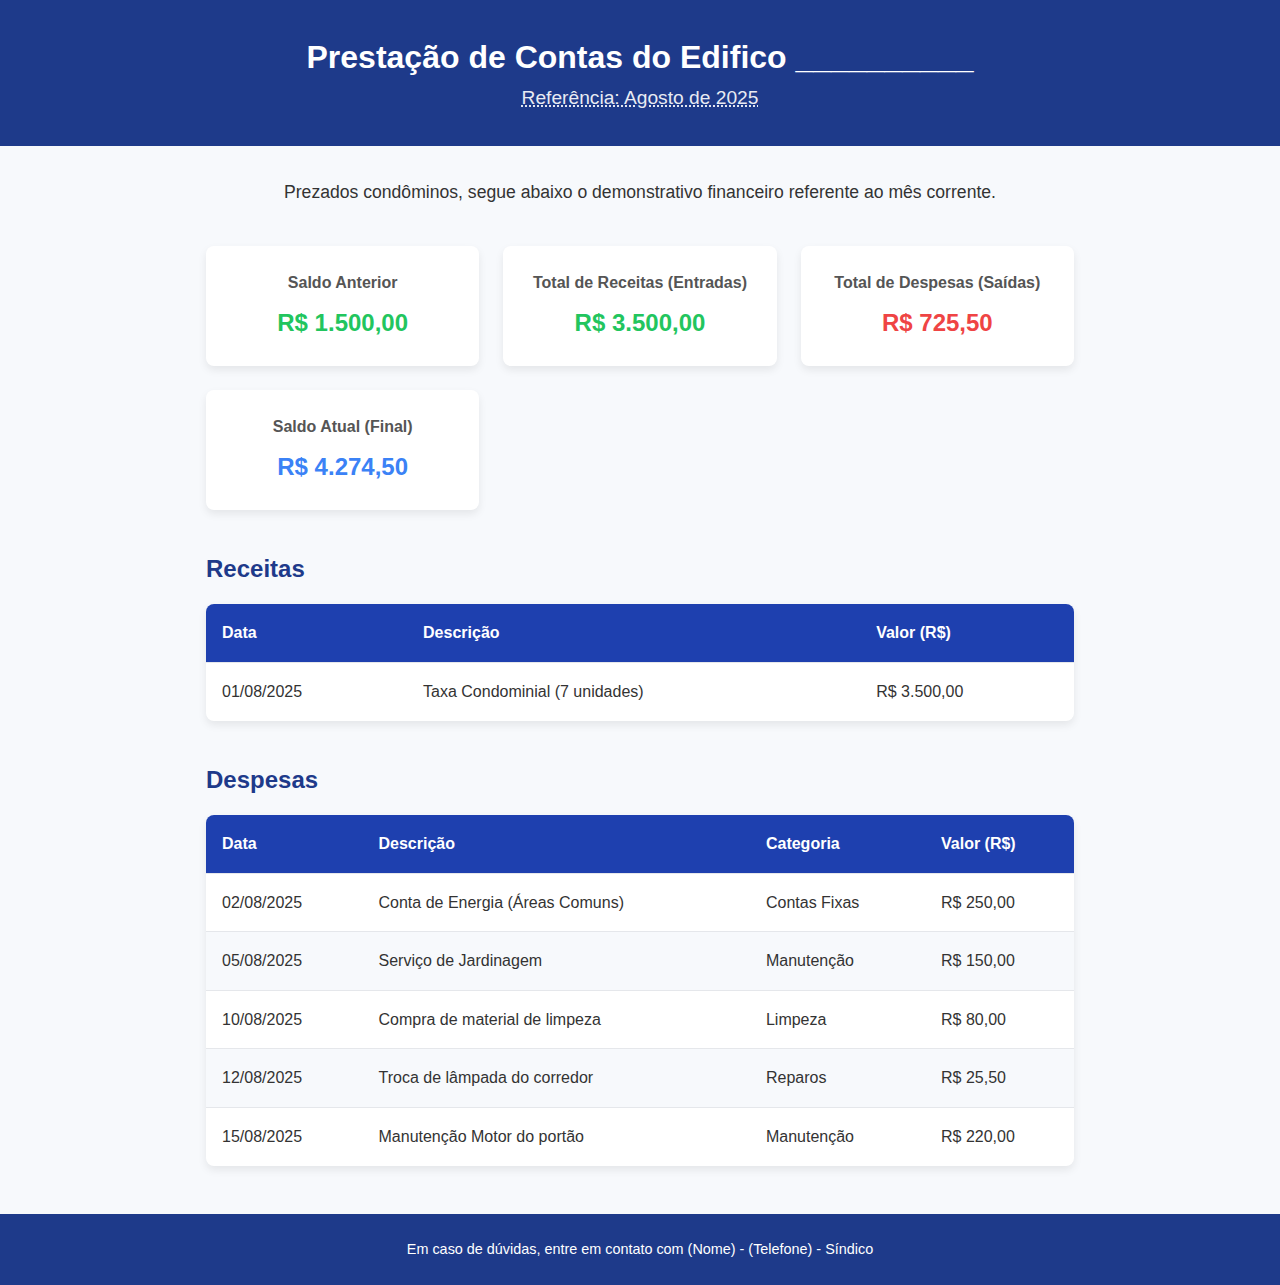
<file: Prestação de contas/2_VERSAO_PUBLICA/index.html>
<!DOCTYPE html>
<html lang="pt-BR">

<head>
  <meta charset="UTF-8">
  <meta name="viewport" content="width=device-width, initial-scale=1.0">
  <title>Prestação de Contas do Edifico __________</title>
  <link rel="stylesheet" href="style.css">
</head>

<body>
  <header>
    <h1>Prestação de Contas do Edifico __________</h1>
    <h2 id="mes-referencia">Referência: Carregando...</h2>
  </header>
  <main>
    <p>
      Prezados condôminos, segue abaixo o demonstrativo financeiro referente ao mês corrente.
    </p>
    <section class="resumo">
      <div class="card">
        <h3>Saldo Anterior</h3>
        <p id="saldo-anterior" class="verde">R$ 0,00</p>
      </div>
      <div class="card">
        <h3>Total de Receitas (Entradas)</h3>
        <p id="total-receitas" class="verde">R$ 0,00</p>
      </div>
      <div class="card">
        <h3>Total de Despesas (Saídas)</h3>
        <p id="total-despesas" class="vermelho">R$ 0,00</p>
      </div>
      <div class="card">
        <h3>Saldo Atual (Final)</h3>
        <p id="saldo-atual" class="azul">R$ 0,00</p>
      </div>
    </section>
    <section>
      <h3>Receitas</h3>
      <table>
        <thead>
          <tr>
            <th>Data</th>
            <th>Descrição</th>
            <th>Valor (R$)</th>
          </tr>
        </thead>
        <tbody id="receitas-tbody"></tbody>
      </table>
    </section>
    <section>
      <h3>Despesas</h3>
      <table>
        <thead>
          <tr>
            <th>Data</th>
            <th>Descrição</th>
            <th>Categoria</th>
            <th>Valor (R$)</th>
          </tr>
        </thead>
        <tbody id="despesas-tbody"></tbody>
      </table>
    </section>
  </main>
  <footer>
    Em caso de dúvidas, entre em contato com (Nome) - (Telefone) - Síndico
  </footer>
  <script src="script-publico.js"></script>
</body>
</html>
</file>
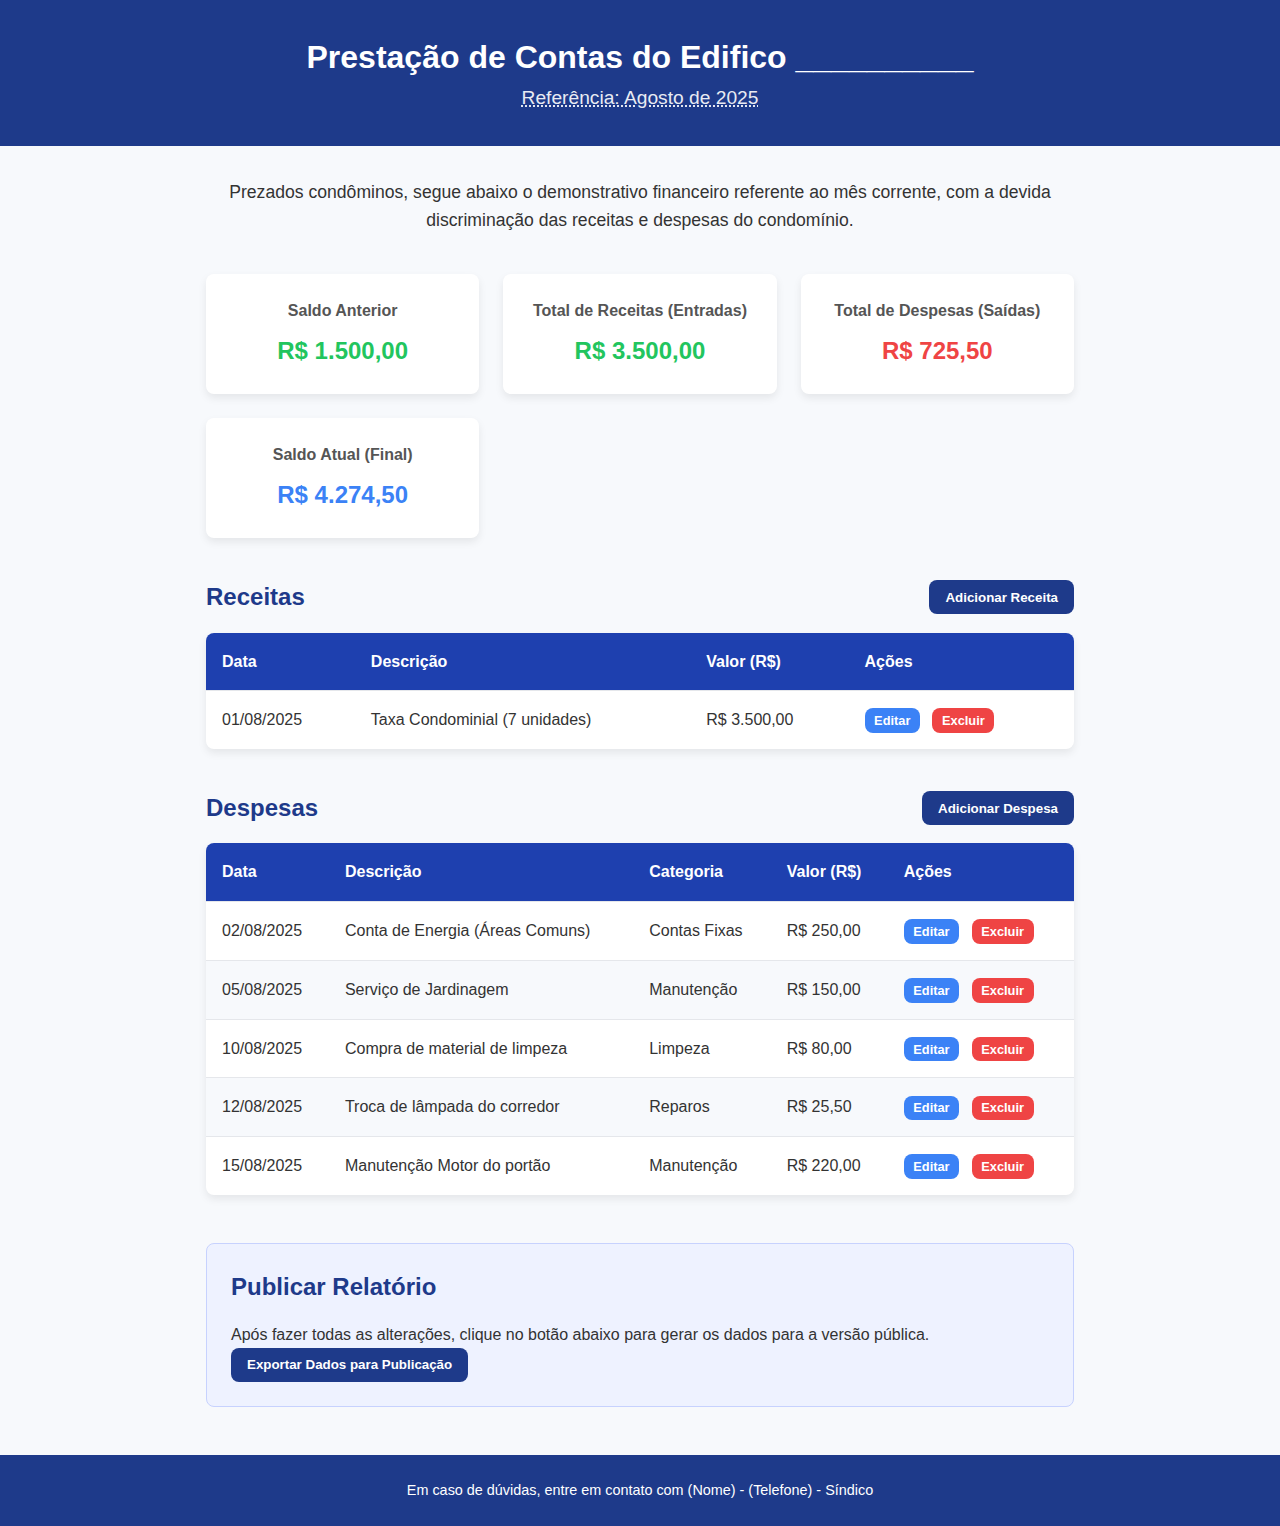
<file: Prestação de contas/1_VERSAO_SINDICO/admin.html>
<!DOCTYPE html>
<html lang="pt-BR">

<head>
  <meta charset="UTF-8">
  <meta name="viewport" content="width=device-width, initial-scale=1.0">
  <title>Prestação de Contas do Edifico __________</title>
  <link rel="stylesheet" href="style.css">
</head>

<body>

  <header>
    <h1>Prestação de Contas do Edifico __________</h1>
    <h2 id="mes-referencia">Referência: Agosto de 2025</h2>
  </header>

  <main>
    <p>
      Prezados condôminos, segue abaixo o demonstrativo financeiro referente ao mês corrente, com a devida discriminação
      das receitas e despesas do condomínio.
    </p>

    <section class="resumo">
      <div class="card">
        <h3>Saldo Anterior</h3>
        <p id="saldo-anterior" class="verde">R$ 0,00</p>
      </div>
      <div class="card">
        <h3>Total de Receitas (Entradas)</h3>
        <p id="total-receitas" class="verde">R$ 0,00</p>
      </div>
      <div class="card">
        <h3>Total de Despesas (Saídas)</h3>
        <p id="total-despesas" class="vermelho">R$ 0,00</p>
      </div>
      <div class="card">
        <h3>Saldo Atual (Final)</h3>
        <p id="saldo-atual" class="azul">R$ 0,00</p>
      </div>
    </section>

    <section>
      <div class="table-header">
        <h3>Receitas</h3>
        <button id="btn-add-receita" class="btn">Adicionar Receita</button>
      </div>
      <table>
        <thead>
          <tr>
            <th>Data</th>
            <th>Descrição</th>
            <th>Valor (R$)</th>
            <th>Ações</th>
          </tr>
        </thead>
        <tbody id="receitas-tbody">
        </tbody>
      </table>
    </section>

    <section>
      <div class="table-header">
        <h3>Despesas</h3>
        <button id="btn-add-despesa" class="btn">Adicionar Despesa</button>
      </div>
      <table>
        <thead>
          <tr>
            <th>Data</th>
            <th>Descrição</th>
            <th>Categoria</th>
            <th>Valor (R$)</th>
            <th>Ações</th>
          </tr>
        </thead>
        <tbody id="despesas-tbody">
        </tbody>
      </table>
    </section>

    <section class="export-section">
      <h3>Publicar Relatório</h3>
      <p>Após fazer todas as alterações, clique no botão abaixo para gerar os dados para a versão pública.</p>
      <button id="btn-export" class="btn">Exportar Dados para Publicação</button>
      <textarea id="export-output" rows="10" style="width: 100%; margin-top: 1rem; display: none;"></textarea>
    </section>
  </main>

  <footer>
    Em caso de dúvidas, entre em contato com (Nome) - (Telefone) - Síndico
  </footer>

  <script src="script.js"></script>

</body>

</html>
</file>
<file: Prestação de contas/2_VERSAO_PUBLICA/style.css>
/* ==============================================
  VARIÁVEIS GLOBAIS (CUSTOM PROPERTIES)
  Centralizar as cores e valores comuns aqui 
  facilita a manutenção e futuras alterações.
  ==============================================
*/
:root {
  --cor-primaria: #1e3a8a;
  --cor-primaria-escura: #1e40af;
  --cor-fundo: #f7f9fc;
  --cor-surface: #ffffff;
  --cor-texto: #333333;
  --cor-texto-claro: #ffffff;
  --cor-texto-secundario: #555555;

  --cor-positivo: #22c55e;
  /* Verde mais moderno */
  --cor-negativo: #ef4444;
  /* Vermelho mais moderno */
  --cor-neutro: #3b82f6;
  /* Azul mais moderno */

  --cor-borda: #e5e7eb;
  --sombra: 0 4px 8px rgba(0, 0, 0, 0.08);
  --raio-borda: 8px;
}

/* ==============================================
  ESTILOS GERAIS E RESET
  ==============================================
*/
* {
  margin: 0;
  padding: 0;
  box-sizing: border-box;
  /* Garante que padding e borda não afetem o tamanho final do elemento */
}

body {
  font-family: -apple-system, BlinkMacSystemFont, "Segoe UI", Roboto, Helvetica, Arial, sans-serif, "Apple Color Emoji", "Segoe UI Emoji", "Segoe UI Symbol";
  background-color: var(--cor-fundo);
  color: var(--cor-texto);
  line-height: 1.6;
}

/* ==============================================
  CABECALHO E RODAPÉ
  ==============================================
*/
header,
footer {
  background-color: var(--cor-primaria);
  color: var(--cor-texto-claro);
  text-align: center;
  padding: 2rem 1rem;
}

header h1 {
  font-size: 2rem;
}

header h2 {
  font-weight: normal;
  font-size: 1.2rem;
  opacity: 0.9;
  /* Deixa o subtítulo um pouco mais suave */
}

footer {
  padding: 1.5rem;
  margin-top: 3rem;
  font-size: 0.9rem;
}

/* ==============================================
  CONTEÚDO PRINCIPAL
  ==============================================
*/
main {
  max-width: 900px;
  margin: 2rem auto;
  padding: 0 1rem;
}

main>p {
  /* Seletor '>' garante que apenas o 'p' direto de 'main' seja afetado */
  margin-bottom: 2.5rem;
  text-align: center;
  font-size: 1.1rem;
}

section {
  margin-bottom: 2.5rem;
}

h3 {
  font-size: 1.5rem;
  margin-bottom: 1rem;
  color: var(--cor-primaria);
}

/* ==============================================
  SEÇÃO DE RESUMO (CARDS)
  ==============================================
*/
.resumo {
  display: grid;
  grid-template-columns: repeat(auto-fit, minmax(200px, 1fr));
  gap: 1.5rem;
}

.card {
  background-color: var(--cor-surface);
  border-radius: var(--raio-borda);
  padding: 1.5rem;
  box-shadow: var(--sombra);
  text-align: center;
  transition: transform 0.2s ease-in-out, box-shadow 0.2s ease-in-out;
}

.card:hover {
  transform: translateY(-5px);
  box-shadow: 0 8px 16px rgba(0, 0, 0, 0.1);
}

.card h3 {
  margin-bottom: 0.5rem;
  font-size: 1rem;
  color: var(--cor-texto-secundario);
}

.card p {
  font-size: 1.5rem;
  font-weight: bold;
}

/* ==============================================
  ESTILOS DAS TABELAS
  ==============================================
*/
table {
  width: 100%;
  border-collapse: collapse;
  background-color: var(--cor-surface);
  border-radius: var(--raio-borda);
  overflow: hidden;
  /* Garante que o conteúdo respeite o border-radius */
  box-shadow: var(--sombra);
}

table thead {
  background-color: var(--cor-primaria-escura);
  color: var(--cor-texto-claro);
}

table th,
table td {
  padding: 1rem;
  text-align: left;
  border-bottom: 1px solid var(--cor-borda);
}

table tbody tr:last-child td {
  border-bottom: none;
  /* Remove a borda da última linha */
}

table tbody tr:nth-child(even) {
  background-color: #f7f9fc;
  /* Efeito "zebra" para melhor legibilidade */
}

table th {
  font-weight: 600;
  /* Um pouco menos "pesado" que 900 */
}

/* ==============================================
  CLASSES AUXILIARES DE CORES
  ==============================================
*/
.verde {
  color: var(--cor-positivo);
}

.vermelho {
  color: var(--cor-negativo);
}

.azul {
  color: var(--cor-neutro);
}

/* ==============================================
  BOTÕES E ELEMENTOS DE UI
  ==============================================
*/
.table-header {
  display: flex;
  justify-content: space-between;
  align-items: center;
  margin-bottom: 1rem;
}

.table-header h3 {
  margin: 0;
}

.btn {
  background-color: var(--cor-primaria);
  color: var(--cor-texto-claro);
  border: none;
  padding: 0.6rem 1rem;
  border-radius: var(--raio-borda);
  cursor: pointer;
  font-weight: bold;
  transition: background-color 0.2s;
}

.btn:hover {
  background-color: var(--cor-primaria-escura);
}

.btn-acao {
  padding: 0.3rem 0.6rem;
  margin-right: 0.5rem;
  font-size: 0.8rem;
}

.btn-edit {
  background-color: var(--cor-neutro);
}

.btn-edit:hover {
  background-color: #2563eb;
}

.btn-delete {
  background-color: var(--cor-negativo);
}

.btn-delete:hover {
  background-color: #dc2626;
}

.export-section {
  background-color: #eef2ff;
  border: 1px solid #c7d2fe;
  padding: 1.5rem;
  border-radius: var(--raio-borda);
  margin-top: 3rem;
}

/* Indica que o cabeçalho da referência é editável */
#mes-referencia {
  cursor: pointer;
  text-decoration: underline dotted;
  transition: color 0.2s;
}

#mes-referencia:hover {
  color: #a5f3fc; /* Um azul claro para destacar no hover */
}
</file>
<file: Prestação de contas/1_VERSAO_SINDICO/style.css>
/* ==============================================
  VARIÁVEIS GLOBAIS (CUSTOM PROPERTIES)
  Centralizar as cores e valores comuns aqui 
  facilita a manutenção e futuras alterações.
  ==============================================
*/
:root {
  --cor-primaria: #1e3a8a;
  --cor-primaria-escura: #1e40af;
  --cor-fundo: #f7f9fc;
  --cor-surface: #ffffff;
  --cor-texto: #333333;
  --cor-texto-claro: #ffffff;
  --cor-texto-secundario: #555555;

  --cor-positivo: #22c55e;
  /* Verde mais moderno */
  --cor-negativo: #ef4444;
  /* Vermelho mais moderno */
  --cor-neutro: #3b82f6;
  /* Azul mais moderno */

  --cor-borda: #e5e7eb;
  --sombra: 0 4px 8px rgba(0, 0, 0, 0.08);
  --raio-borda: 8px;
}

/* ==============================================
  ESTILOS GERAIS E RESET
  ==============================================
*/
* {
  margin: 0;
  padding: 0;
  box-sizing: border-box;
  /* Garante que padding e borda não afetem o tamanho final do elemento */
}

body {
  font-family: -apple-system, BlinkMacSystemFont, "Segoe UI", Roboto, Helvetica, Arial, sans-serif, "Apple Color Emoji", "Segoe UI Emoji", "Segoe UI Symbol";
  background-color: var(--cor-fundo);
  color: var(--cor-texto);
  line-height: 1.6;
}

/* ==============================================
  CABECALHO E RODAPÉ
  ==============================================
*/
header,
footer {
  background-color: var(--cor-primaria);
  color: var(--cor-texto-claro);
  text-align: center;
  padding: 2rem 1rem;
}

header h1 {
  font-size: 2rem;
}

header h2 {
  font-weight: normal;
  font-size: 1.2rem;
  opacity: 0.9;
  /* Deixa o subtítulo um pouco mais suave */
}

footer {
  padding: 1.5rem;
  margin-top: 3rem;
  font-size: 0.9rem;
}

/* ==============================================
  CONTEÚDO PRINCIPAL
  ==============================================
*/
main {
  max-width: 900px;
  margin: 2rem auto;
  padding: 0 1rem;
}

main>p {
  /* Seletor '>' garante que apenas o 'p' direto de 'main' seja afetado */
  margin-bottom: 2.5rem;
  text-align: center;
  font-size: 1.1rem;
}

section {
  margin-bottom: 2.5rem;
}

h3 {
  font-size: 1.5rem;
  margin-bottom: 1rem;
  color: var(--cor-primaria);
}

/* ==============================================
  SEÇÃO DE RESUMO (CARDS)
  ==============================================
*/
.resumo {
  display: grid;
  grid-template-columns: repeat(auto-fit, minmax(200px, 1fr));
  gap: 1.5rem;
}

.card {
  background-color: var(--cor-surface);
  border-radius: var(--raio-borda);
  padding: 1.5rem;
  box-shadow: var(--sombra);
  text-align: center;
  transition: transform 0.2s ease-in-out, box-shadow 0.2s ease-in-out;
}

.card:hover {
  transform: translateY(-5px);
  box-shadow: 0 8px 16px rgba(0, 0, 0, 0.1);
}

.card h3 {
  margin-bottom: 0.5rem;
  font-size: 1rem;
  color: var(--cor-texto-secundario);
}

.card p {
  font-size: 1.5rem;
  font-weight: bold;
}

/* ==============================================
  ESTILOS DAS TABELAS
  ==============================================
*/
table {
  width: 100%;
  border-collapse: collapse;
  background-color: var(--cor-surface);
  border-radius: var(--raio-borda);
  overflow: hidden;
  /* Garante que o conteúdo respeite o border-radius */
  box-shadow: var(--sombra);
}

table thead {
  background-color: var(--cor-primaria-escura);
  color: var(--cor-texto-claro);
}

table th,
table td {
  padding: 1rem;
  text-align: left;
  border-bottom: 1px solid var(--cor-borda);
}

table tbody tr:last-child td {
  border-bottom: none;
  /* Remove a borda da última linha */
}

table tbody tr:nth-child(even) {
  background-color: #f7f9fc;
  /* Efeito "zebra" para melhor legibilidade */
}

table th {
  font-weight: 600;
  /* Um pouco menos "pesado" que 900 */
}

/* ==============================================
  CLASSES AUXILIARES DE CORES
  ==============================================
*/
.verde {
  color: var(--cor-positivo);
}

.vermelho {
  color: var(--cor-negativo);
}

.azul {
  color: var(--cor-neutro);
}

/* ==============================================
  BOTÕES E ELEMENTOS DE UI
  ==============================================
*/
.table-header {
  display: flex;
  justify-content: space-between;
  align-items: center;
  margin-bottom: 1rem;
}

.table-header h3 {
  margin: 0;
}

.btn {
  background-color: var(--cor-primaria);
  color: var(--cor-texto-claro);
  border: none;
  padding: 0.6rem 1rem;
  border-radius: var(--raio-borda);
  cursor: pointer;
  font-weight: bold;
  transition: background-color 0.2s;
}

.btn:hover {
  background-color: var(--cor-primaria-escura);
}

.btn-acao {
  padding: 0.3rem 0.6rem;
  margin-right: 0.5rem;
  font-size: 0.8rem;
}

.btn-edit {
  background-color: var(--cor-neutro);
}

.btn-edit:hover {
  background-color: #2563eb;
}

.btn-delete {
  background-color: var(--cor-negativo);
}

.btn-delete:hover {
  background-color: #dc2626;
}

.export-section {
  background-color: #eef2ff;
  border: 1px solid #c7d2fe;
  padding: 1.5rem;
  border-radius: var(--raio-borda);
  margin-top: 3rem;
}

/* Indica que o cabeçalho da referência é editável */
#mes-referencia {
  cursor: pointer;
  text-decoration: underline dotted;
  transition: color 0.2s;
}

#mes-referencia:hover {
  color: #a5f3fc; /* Um azul claro para destacar no hover */
}
</file>
